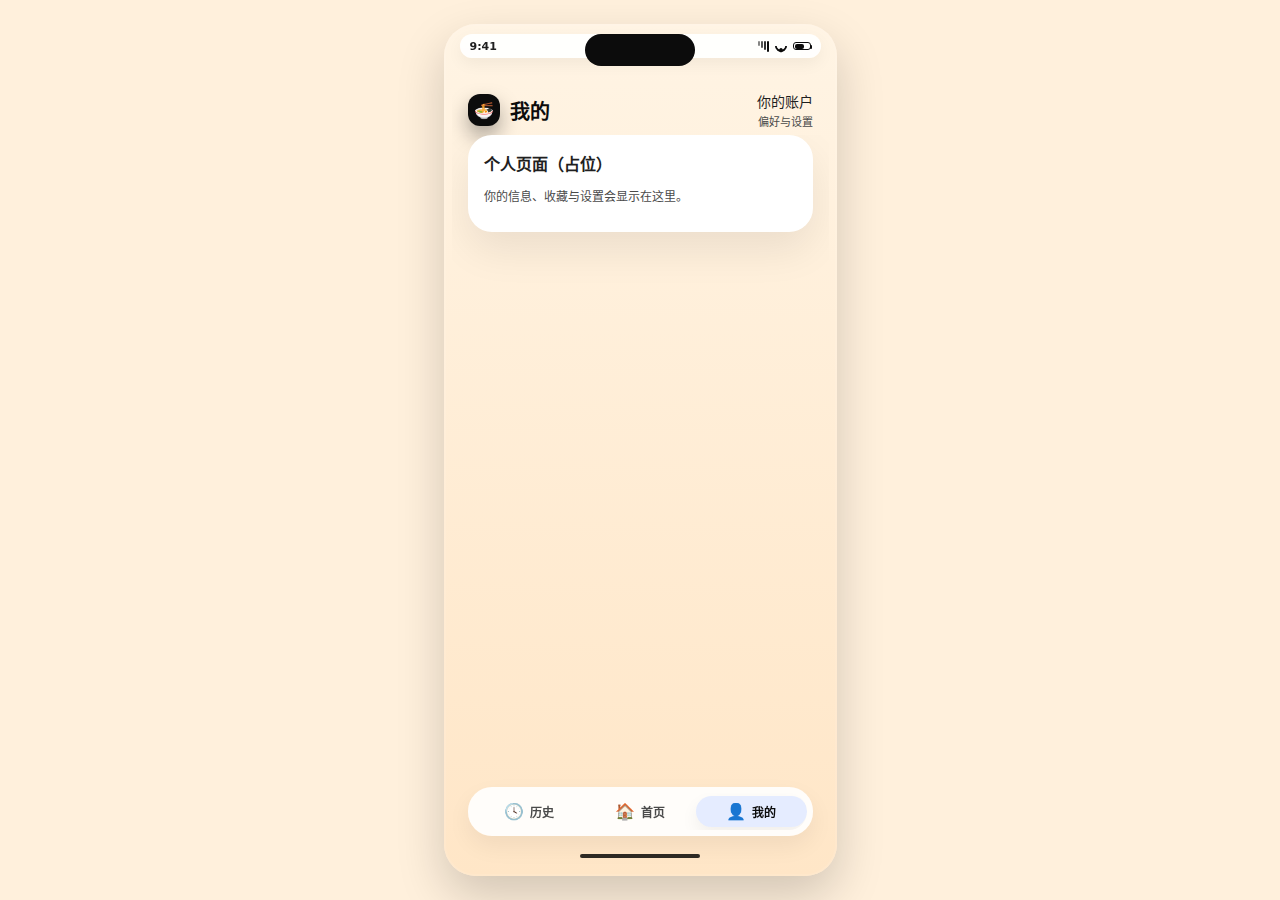
<file: iphone-ui-demo/profile.html>
<!DOCTYPE html>
<html lang="zh-CN">
<head>
  <meta charset="UTF-8" />
  <title>Blurrr Eat · 我的</title>
  <meta name="viewport" content="width=device-width, initial-scale=1, maximum-scale=1" />
  <link rel="stylesheet" href="styles.css" />
</head>
<body data-page="profile">
  <div class="page">
    <div class="phone">
      <div class="notch"></div>
      <div class="status-bar" aria-hidden="true">
        <div class="status-time">9:41</div>
        <div class="status-right">
          <div class="status-signal">
            <span></span><span></span><span></span><span></span>
          </div>
          <div class="status-wifi"></div>
          <div class="status-battery">
            <div class="status-battery-fill"></div>
          </div>
        </div>
      </div>

      <div class="phone-inner">
        <header class="top-app-bar">
          <div class="brand">
            <div class="brand-mark" aria-hidden="true">🍜</div>
            <div class="brand-name page-title">我的</div>
          </div>
          <div class="context-status">
            <div class="context-main body-text">你的账户</div>
            <div class="context-sub body-secondary">偏好与设置</div>
          </div>
        </header>

        <main class="phone-content">
          <section class="card">
            <div class="card-title">个人页面（占位）</div>
            <p class="body-secondary">你的信息、收藏与设置会显示在这里。</p>
          </section>
        </main>

        <nav class="bottom-nav" aria-label="底部导航">
          <div class="glass-nav-group">
            <input type="radio" name="bottom-nav" id="nav-history" />
            <label for="nav-history" data-target="history.html">
              <span class="nav-icon">🕓</span>
              <span class="nav-label">历史</span>
            </label>

            <input type="radio" name="bottom-nav" id="nav-home" />
            <label for="nav-home" data-target="index.html">
              <span class="nav-icon">🏠</span>
              <span class="nav-label">首页</span>
            </label>

            <input type="radio" name="bottom-nav" id="nav-profile" checked />
            <label for="nav-profile" data-target="profile.html">
              <span class="nav-icon">👤</span>
              <span class="nav-label">我的</span>
            </label>

            <div class="glass-nav-glider"></div>
          </div>
        </nav>
        <div class="home-indicator"></div>
      </div>
    </div>
  </div>

  <script src="main.js"></script>
</body>
</html>
</file>
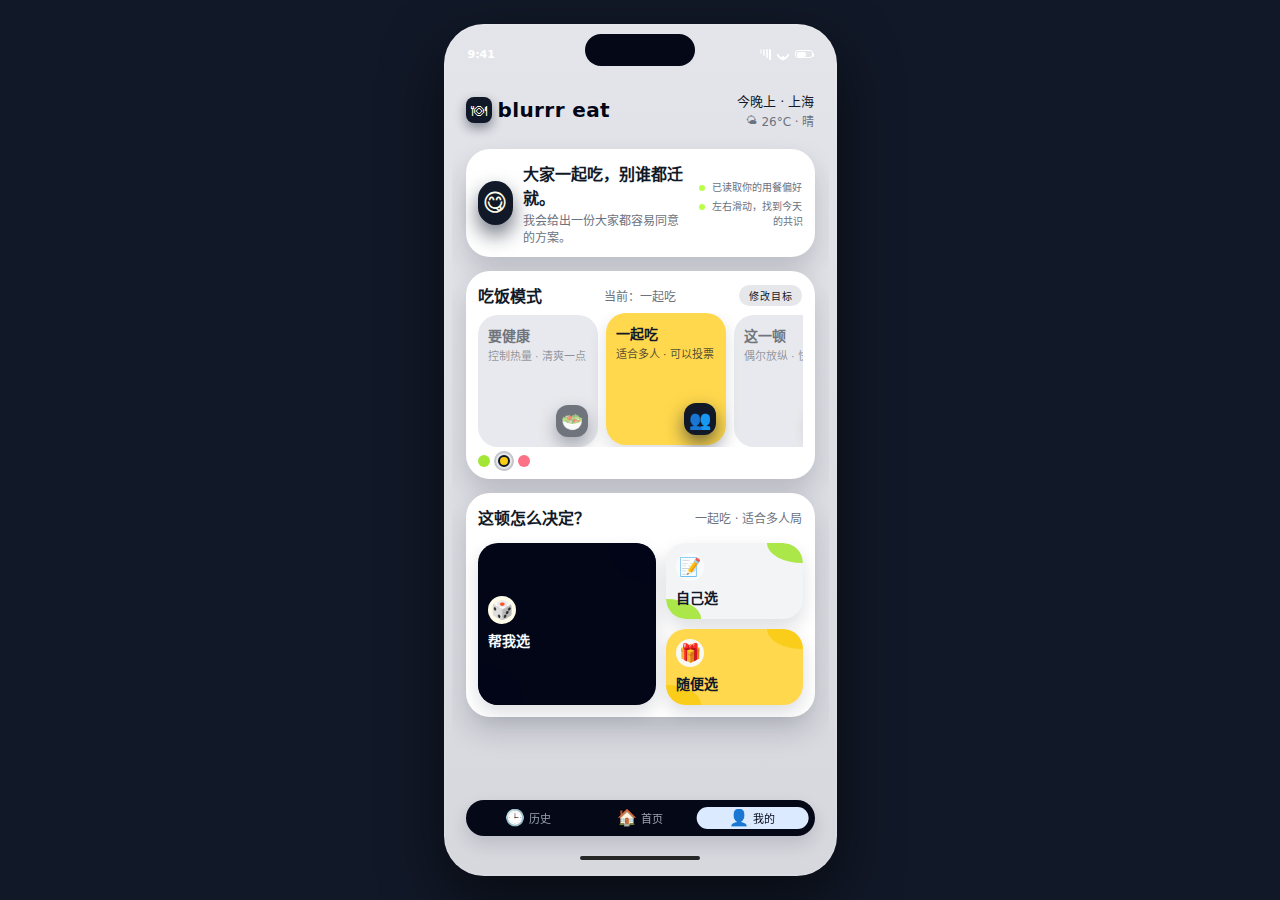
<file: test/testindex.html>
<!DOCTYPE html>
<html lang="zh-CN">
<head>
  <meta charset="UTF-8" />
  <title>blurrr eat - Home with Glass Nav (393×852)</title>
  <meta name="viewport" content="width=device-width, initial-scale=1.0" />
  <style>
    :root {
      --phone-width: 393px;
      --phone-height: 852px;
      --safe-top: 59px;

      --space-xxs: 4px;
      --space-xs: 6px;
      --space-sm: 10px;
      --space-md: 14px;
      --space-lg: 18px;

      --bg-page-top: #e4e5ea;
      --bg-page-bottom: #d7d8de;
      --card-bg: #ffffff;

      --primary: #b9ff46;
      --accent-strong: #ffd84d;
      --accent-dark: #050816;

      --text-main: #111827;
      --text-secondary: #6b7280;

      --radius-lg: 24px;
      --radius-md: 18px;
      --radius-sm: 12px;
      --radius-pill: 999px;

      --shadow-strong: 0 14px 28px rgba(15, 23, 42, 0.18);
      --shadow-medium: 0 8px 18px rgba(15, 23, 42, 0.14);
    }

    * {
      box-sizing: border-box;
      margin: 0;
      padding: 0;
    }

    body {
      min-height: 100vh;
      display: flex;
      align-items: center;
      justify-content: center;
      background: #111827;
      font-family: -apple-system, BlinkMacSystemFont, "PingFang SC",
        "Helvetica Neue", system-ui, sans-serif;
      color: var(--text-main);
    }

    .page {
      padding: 24px;
      display: flex;
      justify-content: center;
    }

    /* ===== Typography ===== */
    .page-title {
      font-size: 20px;
      font-weight: 700;
      letter-spacing: 0.02em;
      color: #020617;
    }

    .card-title {
      font-size: 16px;
      font-weight: 600;
      color: #111827;
    }

    .body-text {
      font-size: 13px;
      font-weight: 400;
      color: #111827;
    }

    .body-secondary {
      font-size: 12px;
      font-weight: 400;
      color: var(--text-secondary);
    }

    .tag-text {
      font-size: 10px;
      font-weight: 500;
      letter-spacing: 0.08em;
      text-transform: uppercase;
    }

    /* PHONE FRAME */
    .phone {
      width: var(--phone-width);
      height: var(--phone-height);
      border-radius: 40px;
      background: linear-gradient(180deg, var(--bg-page-top), var(--bg-page-bottom));
      box-shadow: 0 24px 60px rgba(0, 0, 0, 0.55);
      padding: 8px;
      position: relative;
      overflow: hidden;
    }

    .phone::before {
      content: "";
      position: absolute;
      inset: 0;
      border-radius: 40px;
      border: 2px solid rgba(255, 255, 255, 0.08);
      pointer-events: none;
    }

    .notch {
      position: absolute;
      top: 10px;
      left: 50%;
      transform: translateX(-50%);
      width: 110px;
      height: 32px;
      background: #050816;
      border-radius: 999px;
      z-index: 3;
    }

    .phone-inner {
      width: 100%;
      height: 100%;
      border-radius: 32px;
      overflow: hidden;
      position: relative;
      padding-top: var(--safe-top);
    }

    /* ===== iOS TOP STATUS BAR ===== */
    .status-bar {
      position: absolute;
      top: 10px;
      left: 16px;
      right: 16px;
      height: 24px;
      display: flex;
      align-items: center;
      justify-content: space-between;
      font-size: 11px;
      color: #ffffff;
      z-index: 4;
      pointer-events: none;
    }

    .status-time { font-weight: 600; }

    .status-right {
      display: flex;
      align-items: center;
      gap: 6px;
    }

    .status-signal {
      display: flex;
      gap: 1px;
    }

    .status-signal span {
      width: 2px;
      border-radius: 2px;
      background: #ffffff;
    }

    .status-signal span:nth-child(1) { height: 5px; opacity: 0.5; }
    .status-signal span:nth-child(2) { height: 7px; opacity: 0.7; }
    .status-signal span:nth-child(3) { height: 9px; opacity: 0.85; }
    .status-signal span:nth-child(4) { height: 11px; }

    .status-wifi {
      width: 12px;
      height: 12px;
      border-radius: 999px;
      border: 2px solid #ffffff;
      border-top-color: transparent;
      border-left-color: transparent;
      transform: rotate(45deg);
      position: relative;
    }
    .status-wifi::after {
      content: "";
      position: absolute;
      width: 4px;
      height: 4px;
      border-radius: 999px;
      background: #ffffff;
      bottom: -1px;
      right: -1px;
    }

    .status-battery {
      position: relative;
      width: 18px;
      height: 8px;
      border-radius: 3px;
      border: 1.3px solid #ffffff;
      display: flex;
      align-items: center;
      padding: 0 1px;
    }

    .status-battery::after {
      content: "";
      position: absolute;
      right: -2px;
      top: 2px;
      width: 2px;
      height: 4px;
      border-radius: 1px;
      background: #ffffff;
    }

    .status-battery-fill {
      height: 5px;
      width: 70%;
      border-radius: 2px;
      background: #ffffff;
    }

    /* ===== CONTENT ===== */
    .phone-content {
      height: 100%;
      padding: 0 var(--space-md) 100px var(--space-md);
      display: flex;
      flex-direction: column;
      gap: var(--space-md);
      overflow-y: auto;
      overscroll-behavior: contain;
    }

    /* Top app bar */
    .top-app-bar {
      display: flex;
      align-items: center;
      justify-content: space-between;
      margin-bottom: var(--space-xs);
    }

    .brand {
      display: flex;
      align-items: center;
      gap: var(--space-xs);
    }

    .brand-mark {
      width: 26px;
      height: 26px;
      border-radius: 8px;
      background: #111827;
      display: flex;
      align-items: center;
      justify-content: center;
      font-size: 16px;
      color: #fefce8;
      box-shadow: 0 5px 12px rgba(15, 23, 42, 0.45);
    }

    .context-status {
      text-align: right;
      display: flex;
      flex-direction: column;
      gap: 2px;
      font-size: 10px;
    }

    .context-main {
      font-weight: 500;
      color: #111827;
    }

    .context-sub {
      display: flex;
      align-items: center;
      gap: 4px;
      justify-content: flex-end;
      color: var(--text-secondary);
      font-size: 11px;
    }

    /* Base card */
    .card {
      background: var(--card-bg);
      border-radius: var(--radius-lg);
      padding: 12px;
      box-shadow: var(--shadow-strong);
    }

    /* Greeting */
    .greeting-card {
      display: flex;
      align-items: center;
      justify-content: space-between;
      gap: var(--space-sm);
    }

    .greeting-main {
      display: flex;
      align-items: center;
      gap: var(--space-sm);
    }

    .greeting-emoji {
      width: 44px;
      height: 44px;
      border-radius: 22px;
      background: #111827;
      display: flex;
      align-items: center;
      justify-content: center;
      font-size: 24px;
      color: #fefce8;
      box-shadow: 0 10px 20px rgba(15, 23, 42, 0.6);
    }

    .greeting-texts {
      display: flex;
      flex-direction: column;
      gap: 2px;
    }

    .greeting-tags {
      display: flex;
      flex-direction: column;
      gap: 4px;
      text-align: right;
    }

    .greeting-tag-line {
      font-size: 10px;
      color: var(--text-secondary);
    }

    .greeting-tag-dot {
      width: 6px;
      height: 6px;
      border-radius: 999px;
      background: var(--primary);
      display: inline-block;
      margin-right: 4px;
    }

    /* Mode cover */
    .mode-cover-card {
      display: flex;
      flex-direction: column;
      gap: var(--space-xs);
    }

    .card-header-row {
      display: flex;
      align-items: center;
      justify-content: space-between;
      gap: var(--space-xs);
    }

    .card-mini-btn {
      border: none;
      border-radius: var(--radius-pill);
      padding: 3px 10px;
      background: #e5e7eb;
      color: #111827;
      cursor: pointer;
    }

    .mode-carousel {
      display: flex;
      gap: 8px;
      overflow-x: auto;
      padding-bottom: 2px;
      scrollbar-width: none;
    }
    .mode-carousel::-webkit-scrollbar { display: none; }

    .mode-card-item {
      flex: 0 0 120px;
      height: 132px;
      border-radius: 20px;
      background: #dadce3;
      padding: 10px;
      display: flex;
      flex-direction: column;
      justify-content: space-between;
      opacity: 0.6;
      transform: translateY(2px);
      transition: all 0.16s ease;
      cursor: pointer;
    }

    .mode-card-item.active {
      opacity: 1;
      transform: translateY(0);
      background: var(--accent-strong);
      box-shadow: var(--shadow-medium);
    }

    .mode-title {
      font-size: 14px;
      font-weight: 600;
      color: #111827;
    }

    .mode-sub {
      font-size: 11px;
      font-weight: 400;
      color: rgba(15, 23, 42, 0.75);
      margin-top: 2px;
    }

    .mode-icon {
      width: 32px;
      height: 32px;
      border-radius: 12px;
      background: #111827;
      color: #fefce8;
      display: flex;
      align-items: center;
      justify-content: center;
      font-size: 18px;
      align-self: flex-end;
      box-shadow: 0 8px 18px rgba(15, 23, 42, 0.6);
    }

    .mode-dot-row {
      display: flex;
      gap: 8px;
      align-items: center;
      justify-content: flex-start;
      margin-top: 2px;
    }

    .mode-dot {
      width: 12px;
      height: 12px;
      border-radius: 999px;
      border: 2px solid transparent;
      cursor: pointer;
      background: #c4c6d0;
    }

    .mode-dot[data-mode="healthy"] { background: #a3e635; }
    .mode-dot[data-mode="together"] { background: #facc15; }
    .mode-dot[data-mode="now"] { background: #fb7185; }

    .mode-dot.active {
      box-shadow: 0 0 0 2px #e5e7eb, 0 0 0 4px rgba(15, 23, 42, 0.25);
      border-color: #111827;
    }

    /* ===== 功能区：左一大 + 右两小 + hover 动效 ===== */
    .actions-panel {
      display: flex;
      flex-direction: column;
      gap: var(--space-sm);
    }

    .actions-header-row {
      display: flex;
      align-items: center;
      justify-content: space-between;
      gap: var(--space-xs);
    }

    .actions-layout {
      display: grid;
      grid-template-columns: 1.3fr 1fr;
      gap: var(--space-sm);
      margin-top: 4px;
    }

    .action-tile {
      position: relative;
      border: none;
      border-radius: 20px;
      padding: 10px;
      background: #e4e5ea;
      cursor: pointer;
      text-align: left;
      box-shadow: var(--shadow-medium);
      overflow: hidden;
      --hover-color: mediumturquoise;
      color: #0f172a;
    }

    .action-tile.primary {
      background: #020617;
      color: #f9fafb;
      --hover-color: #020617;
    }

    .action-tile.manual {
      background: #f3f4f6;
      --hover-color: #a3e635;
    }

    .action-tile.random {
      background: var(--accent-strong);
      --hover-color: #facc15;
    }

    /* 角落扩散 hover 动效 */
    .action-tile::before,
    .action-tile::after {
      position: absolute;
      content: "";
      width: 26%;
      height: 26%;
      display: flex;
      align-items: center;
      justify-content: center;
      background-color: var(--hover-color);
      transition: all 0.5s;
      opacity: 0.9;
      pointer-events: none;
    }

    .action-tile::before {
      top: 0;
      right: 0;
      border-radius: 0 20px 0 100%;
    }

    .action-tile::after {
      bottom: 0;
      left: 0;
      border-radius: 0 100% 0 20px;
    }

    .action-tile:hover::before,
    .action-tile:hover::after {
      width: 110%;
      height: 110%;
      border-radius: 20px;
    }

    /* 前后两层内容 */
    .action-front,
    .action-back {
      position: relative;
      z-index: 1;
      display: flex;
      flex-direction: column;
      justify-content: center;
      align-items: flex-start;
      height: 100%;
      transition: opacity 0.35s ease, transform 0.35s ease;
    }

    .action-front {
      opacity: 1;
      transform: translateY(0);
    }

    .action-back {
      position: absolute;
      inset: 0;
      padding: 10px;
      opacity: 0;
      transform: translateY(8px);
      color: #053240;
    }

    .action-tile.primary .action-back {
      color: #fefce8;
    }

    .action-tile:hover .action-front {
      opacity: 0;
      transform: translateY(-8px);
    }

    .action-tile:hover .action-back {
      opacity: 1;
      transform: translateY(0);
    }

    .action-icon-circle {
      width: 28px;
      height: 28px;
      border-radius: var(--radius-pill);
      background: rgba(249, 250, 251, 0.96);
      display: flex;
      align-items: center;
      justify-content: center;
      font-size: 18px;
      margin-bottom: 6px;
    }

    .action-tile.primary .action-icon-circle {
      background: #fefce8;
      color: #020617;
    }

    .action-title {
      font-size: 14px;
      font-weight: 600;
      margin-bottom: 2px;
    }

    .action-desc {
      font-size: 11px;
      font-weight: 500;
      line-height: 1.5;
    }

    /* ===== 底部导航：尺寸与截图一致，整体深色大 pill ===== */
    .bottom-nav {
      position: absolute;
      left: var(--space-md);
      right: var(--space-md);
      bottom: 32px;
      padding: 4px 6px;
      border-radius: 24px;
      background: #050816;
      display: flex;
      justify-content: center;
      align-items: stretch;
      box-shadow: var(--shadow-medium); /* 轻微阴影，无发光 */
      backdrop-filter: blur(16px);
      z-index: 2;
    }

    /* 玻璃导航组占满底栏内部 */
    .glass-nav-group {
      --bg: transparent;
      --text: #9ca3af;

      position: relative;
      display: flex;
      width: 100%;
      background: var(--bg);
      border-radius: 18px;
      overflow: hidden;
      box-shadow: none;
    }

    .glass-nav-group input {
      display: none;
    }

    .glass-nav-group label {
      flex: 1;
      display: flex;
      align-items: center;
      justify-content: center;
      gap: 4px;
      min-width: 0;
      padding: 6px 0;
      cursor: pointer;
      position: relative;
      z-index: 2;
      color: var(--text);
      transition: color 0.25s ease-in-out, transform 0.25s ease-in-out;
    }

    .glass-nav-group label:hover {
      color: #e5e7eb;
      transform: translateY(-1px);
    }

    .glass-nav-group .nav-icon {
      font-size: 16px;
      line-height: 1;
    }

    .glass-nav-group .nav-label {
      font-size: 11px;
      font-weight: 500;
    }

    .glass-nav-group input:checked + label {
      color: #020617;
    }

    .glass-nav-glider {
      position: absolute;
      top: 3px;
      bottom: 3px;
      width: calc(100% / 3);
      border-radius: 16px;
      z-index: 1;
      transition:
        transform 0.45s cubic-bezier(0.37, 1.95, 0.66, 0.56),
        background 0.25s ease-in-out;
      box-shadow: none;
    }

    /* 历史 */
    #nav-history:checked ~ .glass-nav-glider {
      transform: translateX(0%);
      background: #e5e7eb;
    }

    /* 首页（品牌绿一点点） */
    #nav-home:checked ~ .glass-nav-glider {
      transform: translateX(100%);
      background: linear-gradient(135deg, #f9fafb, #b9ff46);
    }

    /* 我的（冷蓝） */
    #nav-profile:checked ~ .glass-nav-glider {
      transform: translateX(200%);
      background: #dbeafe;
    }

    .home-indicator {
      position: absolute;
      left: 50%;
      transform: translateX(-50%);
      bottom: 8px;
      width: 120px;
      height: 4px;
      border-radius: 999px;
      background: rgba(0, 0, 0, 0.82);
      z-index: 1;
    }
  </style>
</head>
<body>
  <div class="page">
    <div class="phone">
      <div class="notch"></div>
      <div class="phone-inner">
        <!-- iOS 状态栏 -->
        <div class="status-bar">
          <div class="status-time">9:41</div>
          <div class="status-right">
            <div class="status-signal">
              <span></span><span></span><span></span><span></span>
            </div>
            <div class="status-wifi"></div>
            <div class="status-battery">
              <div class="status-battery-fill"></div>
            </div>
          </div>
        </div>

        <div class="phone-content">
          <!-- 顶部品牌 -->
          <header class="top-app-bar">
            <div class="brand">
              <div class="brand-mark">🍽</div>
              <div class="brand-name page-title">blurrr eat</div>
            </div>
            <div class="context-status">
              <div class="context-main body-text">今晚上 · 上海</div>
              <div class="context-sub">
                <span>🌤</span>
                <span class="body-secondary">26°C · 晴</span>
              </div>
            </div>
          </header>

          <!-- 问候 -->
          <section class="greeting-card card">
            <div class="greeting-main">
              <div class="greeting-emoji" id="greeting-emoji">😋</div>
              <div class="greeting-texts">
                <div class="greeting-title card-title" id="greeting-title">
                  大家一起吃，别谁都迁就。
                </div>
                <div class="greeting-subtitle body-secondary" id="greeting-subtitle">
                  我会给出一份大家都容易同意的方案。
                </div>
              </div>
            </div>
            <div class="greeting-tags">
              <div class="greeting-tag-line">
                <span class="greeting-tag-dot"></span> 已读取你的用餐偏好
              </div>
              <div class="greeting-tag-line">
                <span class="greeting-tag-dot"></span> 左右滑动，找到今天的共识
              </div>
            </div>
          </section>

          <!-- 模式区：吃饭模式 -->
          <section class="mode-cover-card card">
            <div class="card-header-row">
              <div class="card-title">吃饭模式</div>
              <div class="body-secondary" id="actions-sub">当前：一起吃</div>
              <button class="card-mini-btn tag-text">修改目标</button>
            </div>

            <div class="mode-carousel">
              <div class="mode-card-item" data-mode="healthy">
                <div>
                  <div class="mode-title">要健康</div>
                  <div class="mode-sub">控制热量 · 清爽一点</div>
                </div>
                <div class="mode-icon">🥗</div>
              </div>

              <div class="mode-card-item active" data-mode="together">
                <div>
                  <div class="mode-title">一起吃</div>
                  <div class="mode-sub">适合多人 · 可以投票</div>
                </div>
                <div class="mode-icon">👥</div>
              </div>

              <div class="mode-card-item" data-mode="now">
                <div>
                  <div class="mode-title">这一顿</div>
                  <div class="mode-sub">偶尔放纵 · 快乐优先</div>
                </div>
                <div class="mode-icon">🍜</div>
              </div>
            </div>

            <div class="mode-dot-row">
              <button class="mode-dot" data-mode="healthy"></button>
              <button class="mode-dot active" data-mode="together"></button>
              <button class="mode-dot" data-mode="now"></button>
            </div>
          </section>

          <!-- 功能分区：一大两小 + hover 动效 -->
          <section class="actions-panel card">
            <div class="actions-header-row">
              <div class="card-title">这顿怎么决定？</div>
              <div class="body-secondary" id="mode-label">一起吃 · 适合多人局</div>
            </div>

            <div class="actions-layout">
              <!-- 左侧大卡：帮我选 -->
              <button class="action-tile primary">
                <div class="action-front">
                  <div class="action-icon-circle">🎲</div>
                  <div class="action-title">帮我选</div>
                </div>
                <div class="action-back">
                  <div class="action-title">帮我选</div>
                  <p class="action-desc">
                    你别想了，我来拍板。综合所有人的口味和预算给出方案。
                  </p>
                </div>
              </button>

              <!-- 右侧两张小卡：自己选 / 随便选 -->
              <div style="display:flex;flex-direction:column;gap:var(--space-sm);">
                <button class="action-tile manual">
                  <div class="action-front">
                    <div class="action-icon-circle">📝</div>
                    <div class="action-title">自己选</div>
                  </div>
                  <div class="action-back">
                    <div class="action-title">自己选</div>
                    <p class="action-desc">
                      看清全部选项，按口味、距离、人均价等条件一起筛。
                    </p>
                  </div>
                </button>

                <button class="action-tile random">
                  <div class="action-front">
                    <div class="action-icon-circle">🎁</div>
                    <div class="action-title">随便选</div>
                  </div>
                  <div class="action-back">
                    <div class="action-title">随便选</div>
                    <p class="action-desc">
                      让运气决定今天吃啥，适合大家都「无所谓」的时候。
                    </p>
                  </div>
                </button>
              </div>
            </div>
          </section>
        </div>

        <!-- 底部玻璃态导航 + Home 指示条 -->
        <nav class="bottom-nav">
          <div class="glass-nav-group">
            <!-- 历史 -->
            <input type="radio" name="bottom-nav" id="nav-history" />
            <label for="nav-history">
              <span class="nav-icon">🕒</span>
              <span class="nav-label">历史</span>
            </label>

            <!-- 首页（默认选中） -->
            <input type="radio" name="bottom-nav" id="nav-home" />
            <label for="nav-home">
              <span class="nav-icon">🏠</span>
              <span class="nav-label">首页</span>
            </label>

            <!-- 我的（当前选中，对应截图） -->
            <input type="radio" name="bottom-nav" id="nav-profile" checked />
            <label for="nav-profile">
              <span class="nav-icon">👤</span>
              <span class="nav-label">我的</span>
            </label>

            <div class="glass-nav-glider"></div>
          </div>
        </nav>
        <div class="home-indicator"></div>
      </div>
    </div>
  </div>

  <script>
    const modeConfig = {
      healthy: {
        label: "健康模式 · 推荐更清爽",
        emoji: "🥗",
        title: "想吃好，也要吃得轻一点。",
        subtitle: "多推轻油、少炸，偶尔也能有点满足感。"
      },
      together: {
        label: "一起吃 · 适合多人局",
        emoji: "👥",
        title: "大家一起吃，别谁都迁就。",
        subtitle: "我会给出一份大家都容易同意的方案。"
      },
      now: {
        label: "这一顿 · 快乐优先",
        emoji: "😋",
        title: "偶尔放纵一下也没关系。",
        subtitle: "今天就按开心来选，别太计较热量。"
      }
    };

    const greetingEmoji = document.getElementById("greeting-emoji");
    const greetingTitle = document.getElementById("greeting-title");
    const greetingSubtitle = document.getElementById("greeting-subtitle");
    const modeLabel = document.getElementById("mode-label");
    const currentModeLabel = document.getElementById("actions-sub");

    function setMode(mode) {
      const cfg = modeConfig[mode];
      if (!cfg) return;

      document
        .querySelectorAll(".mode-card-item")
        .forEach(card =>
          card.classList.toggle("active", card.dataset.mode === mode)
        );

      document
        .querySelectorAll(".mode-dot")
        .forEach(dot =>
          dot.classList.toggle("active", dot.dataset.mode === mode)
        );

      greetingEmoji.textContent = cfg.emoji;
      greetingTitle.textContent = cfg.title;
      greetingSubtitle.textContent = cfg.subtitle;
      modeLabel.textContent = cfg.label;
      currentModeLabel.textContent = "当前：" + cfg.label.split("·")[0];
    }

    document.querySelectorAll(".mode-card-item").forEach(card => {
      card.addEventListener("click", () => setMode(card.dataset.mode));
    });

    document.querySelectorAll(".mode-dot").forEach(dot => {
      dot.addEventListener("click", () => setMode(dot.dataset.mode));
    });
  </script>
</body>
</html>
</file>
<file: iphone-ui-demo/styles.css>
/* Blurrr-style home built from design-specification.md */
:root {
  --phone-width: 393px;
  --phone-height: 852px;
  --safe-top: 59px;
  --safe-bottom: 34px;

  --space-xxs: 4px;
  --space-xs: 6px;
  --space-sm: 10px;
  --space-md: 12px;
  --space-lg: 16px;
  --space-xl: 20px;

  --bg-top: #fff4e4;
  --bg-bottom: #ffe6c7;
  --card-bg: #ffffff;

  --primary: #ff6b00;
  --primary-dark: #e85a00;
  --accent-green: #38b24a;
  --accent-yellow: #ffc247;
  --accent-red: #e63b2e;

  --text-main: #1f1f1f;
  --text-secondary: #4a4a4a;

  --radius-lg: 24px;
  --radius-md: 18px;
  --radius-sm: 12px;
  --radius-pill: 999px;

  --shadow-strong: 0 18px 40px rgba(0, 0, 0, 0.08);
  --shadow-medium: 0 10px 24px rgba(0, 0, 0, 0.06);
}

*,
*::before,
*::after {
  box-sizing: border-box;
}

body {
  margin: 0;
  min-height: 100vh;
  display: flex;
  align-items: center;
  justify-content: center;
  background: #fff0dc;
  font-family: -apple-system, BlinkMacSystemFont, "PingFang SC", "Helvetica Neue", system-ui, sans-serif;
  color: var(--text-main);
}

.page {
  padding: 24px;
  display: flex;
  justify-content: center;
  width: 100%;
}

.phone {
  position: relative;
  width: var(--phone-width);
  height: var(--phone-height);
  border-radius: 32px;
  background: linear-gradient(180deg, var(--bg-top), var(--bg-bottom));
  box-shadow: 0 20px 48px rgba(0, 0, 0, 0.18);
  padding: 8px;
  overflow: hidden;
}

.phone::before {
  content: "";
  position: absolute;
  inset: 0;
  border-radius: 32px;
  border: 2px solid rgba(255, 255, 255, 0.08);
  pointer-events: none;
}

.notch {
  position: absolute;
  top: 10px;
  left: 50%;
  transform: translateX(-50%);
  width: 110px;
  height: 32px;
  background: #0c0c0c;
  border-radius: 999px;
  z-index: 3;
}

.phone-inner {
  position: relative;
  width: 100%;
  height: 100%;
  border-radius: 28px;
  overflow: hidden;
  padding-top: var(--safe-top);
  padding-bottom: var(--safe-bottom);
}

.status-bar {
  position: absolute;
  top: 10px;
  left: 16px;
  right: 16px;
  height: 24px;
  display: flex;
  align-items: center;
  justify-content: space-between;
  font-size: 11px;
  color: var(--text-main);
  background: rgba(255, 255, 255, 0.92);
  backdrop-filter: blur(8px);
  border-radius: 14px;
  padding: 4px 10px;
  box-shadow: 0 6px 16px rgba(0, 0, 0, 0.05);
  z-index: 2;
  pointer-events: none;
}

.status-time {
  font-weight: 600;
}

.status-right {
  display: flex;
  align-items: center;
  gap: 6px;
}

.status-signal {
  display: flex;
  gap: 1px;
}

.status-signal span {
  width: 2px;
  border-radius: 2px;
  background: #0c0c0c;
}

.status-signal span:nth-child(1) { height: 5px; opacity: 0.5; }
.status-signal span:nth-child(2) { height: 7px; opacity: 0.7; }
.status-signal span:nth-child(3) { height: 9px; opacity: 0.85; }
.status-signal span:nth-child(4) { height: 11px; }

.status-wifi {
  width: 12px;
  height: 12px;
  border-radius: 999px;
  border: 2px solid #0c0c0c;
  border-top-color: transparent;
  border-left-color: transparent;
  transform: rotate(45deg);
  position: relative;
}
.status-wifi::after {
  content: "";
  position: absolute;
  width: 4px;
  height: 4px;
  border-radius: 999px;
  background: #0c0c0c;
  bottom: -1px;
  right: -1px;
}

.status-battery {
  position: relative;
  width: 18px;
  height: 8px;
  border-radius: 3px;
  border: 1.3px solid #0c0c0c;
  display: flex;
  align-items: center;
  padding: 0 1px;
}

.status-battery::after {
  content: "";
  position: absolute;
  right: -2px;
  top: 2px;
  width: 2px;
  height: 4px;
  border-radius: 1px;
  background: #0c0c0c;
}

.status-battery-fill {
  height: 5px;
  width: 70%;
  border-radius: 2px;
  background: #0c0c0c;
}

.phone-content {
  height: 100%;
  padding: 0 16px 110px;
  display: flex;
  flex-direction: column;
  gap: 16px;
  overflow-y: auto;
  overscroll-behavior: contain;
}

.phone-content::-webkit-scrollbar {
  width: 0;
  height: 0;
}

/* Typography */
.page-title {
  font-size: 20px;
  font-weight: 700;
  letter-spacing: 0.02em;
  color: #0c0c0c;
}

.card-title {
  font-size: 16px;
  font-weight: 600;
  color: var(--text-main);
}

.body-text {
  font-size: 14px;
  font-weight: 400;
  color: var(--text-main);
}

.body-secondary {
  font-size: 12px;
  font-weight: 400;
  color: var(--text-secondary);
}

.tag-text {
  font-size: 10px;
  font-weight: 600;
  letter-spacing: 0.08em;
  text-transform: uppercase;
}

/* Top bar */
.top-app-bar {
  display: flex;
  align-items: center;
  justify-content: space-between;
  padding: 0 16px;
  margin-bottom: 6px;
}

.brand {
  display: flex;
  align-items: center;
  gap: var(--space-sm);
}

.brand-mark {
  width: 32px;
  height: 32px;
  border-radius: var(--radius-sm);
  background: #0c0c0c;
  display: flex;
  align-items: center;
  justify-content: center;
  font-size: 16px;
  color: #fff6ec;
  box-shadow: 0 10px 20px rgba(12, 12, 12, 0.35);
}

.context-status {
  text-align: right;
  display: flex;
  flex-direction: column;
  gap: 2px;
  font-size: 10px;
}

.context-main {
  font-weight: 500;
  color: var(--text-main);
}

.context-sub {
  display: flex;
  align-items: center;
  gap: 4px;
  justify-content: flex-end;
  color: var(--text-secondary);
  font-size: 11px;
}

/* Card */
.card {
  background: var(--card-bg);
  border-radius: var(--radius-lg);
  padding: 16px;
  box-shadow: var(--shadow-strong);
}

/* Greeting */
.greeting-card {
  display: flex;
  align-items: center;
  justify-content: space-between;
  gap: var(--space-sm);
}

.greeting-main {
  display: flex;
  align-items: center;
  gap: var(--space-sm);
}

.greeting-emoji {
  width: 44px;
  height: 44px;
  border-radius: 22px;
  background: #0c0c0c;
  display: flex;
  align-items: center;
  justify-content: center;
  font-size: 24px;
  color: #ffefe2;
  box-shadow: 0 10px 20px rgba(12, 12, 12, 0.35);
}

.greeting-texts {
  display: flex;
  flex-direction: column;
  gap: 4px;
}

.greeting-title {
  font-size: 16px;
  font-weight: 600;
  line-height: 22px;
}

.greeting-tags {
  display: flex;
  flex-direction: column;
  gap: 6px;
  text-align: right;
}

.greeting-tag-line {
  font-size: 11px;
  color: var(--text-secondary);
}

.greeting-tag-dot {
  width: 6px;
  height: 6px;
  border-radius: 999px;
  background: var(--primary);
  display: inline-block;
  margin-right: 4px;
}

/* Mode card */
.mode-card {
  display: flex;
  flex-direction: column;
  gap: var(--space-sm);
}

.card-header-row {
  display: flex;
  align-items: center;
  justify-content: space-between;
  gap: var(--space-xs);
}

.card-mini-btn {
  border: none;
  border-radius: var(--radius-pill);
  padding: 6px 10px;
  background: #f7f7f7;
  color: var(--text-main);
  cursor: pointer;
}

.mode-carousel {
  display: flex;
  gap: 10px;
  overflow-x: auto;
  padding-bottom: 2px;
  scrollbar-width: none;
}
.mode-carousel::-webkit-scrollbar { display: none; }

.mode-card-item {
  flex: 0 0 120px;
  height: 132px;
  border-radius: 20px;
  background: #f7f7f7;
  padding: 10px;
  display: flex;
  flex-direction: column;
  justify-content: space-between;
  opacity: 0.8;
  transform: translateY(2px);
  transition: all 0.16s ease;
  cursor: pointer;
  box-shadow: var(--shadow-medium);
}

.mode-card-item.active {
  opacity: 1;
  transform: translateY(0);
  background: linear-gradient(135deg, var(--primary), var(--primary-dark));
  color: #0c0c0c;
}

.mode-title {
  font-size: 14px;
  font-weight: 600;
  color: inherit;
}

.mode-sub {
  font-size: 11px;
  font-weight: 500;
  color: rgba(12, 12, 12, 0.75);
  margin-top: 2px;
}

.mode-card-item.active .mode-sub {
  color: rgba(12, 12, 12, 0.9);
}

.mode-icon {
  width: 32px;
  height: 32px;
  border-radius: var(--radius-sm);
  background: #0c0c0c;
  color: #fff6ec;
  display: flex;
  align-items: center;
  justify-content: center;
  font-size: 18px;
  align-self: flex-end;
  box-shadow: 0 8px 18px rgba(12, 12, 12, 0.35);
}

.mode-card-item.active .mode-icon {
  background: rgba(255, 255, 255, 0.82);
  color: #0c0c0c;
}

.mode-dot-row {
  display: flex;
  gap: 10px;
  align-items: center;
  justify-content: flex-start;
}

.mode-dot {
  width: 12px;
  height: 12px;
  border-radius: 999px;
  border: 2px solid transparent;
  cursor: pointer;
  background: #cfd4df;
  transition: box-shadow 0.2s ease, transform 0.2s ease;
}

.mode-dot[data-mode="healthy"] { background: var(--accent-green); }
.mode-dot[data-mode="together"] { background: var(--primary); }
.mode-dot[data-mode="now"] { background: var(--accent-yellow); }

.mode-dot.active {
  box-shadow: 0 0 0 2px #e5e7eb, 0 0 0 4px rgba(12, 12, 12, 0.18);
  border-color: #0c0c0c;
  transform: translateY(-1px);
}

/* Actions */
.actions-panel {
  display: flex;
  flex-direction: column;
  gap: var(--space-sm);
}

.actions-header-row {
  display: flex;
  align-items: center;
  justify-content: space-between;
  gap: var(--space-xs);
}

.actions-layout {
  display: grid;
  grid-template-columns: 1.3fr 1fr;
  gap: var(--space-sm);
}

.action-tile {
  position: relative;
  border: none;
  border-radius: 20px;
  padding: 12px;
  background: #f1e6d9;
  cursor: pointer;
  text-align: left;
  box-shadow: var(--shadow-medium);
  overflow: hidden;
  color: #0c0c0c;
  transition: transform 0.2s ease, box-shadow 0.2s ease, filter 0.2s ease;
}

.action-tile.primary,
.action-tile.manual,
.action-tile.random {
  background: #f1e6d9;
}

.action-tile:active {
  transform: translateY(1px);
  box-shadow: 0 8px 18px rgba(0, 0, 0, 0.08);
  filter: brightness(0.98);
}

.action-front,
.action-back {
  position: relative;
  z-index: 1;
  display: flex;
  flex-direction: column;
  justify-content: center;
  align-items: flex-start;
  min-height: 80px;
  transition: opacity 0.3s ease, transform 0.3s ease;
}

.action-back {
  position: absolute;
  inset: 0;
  padding: 12px;
  opacity: 0;
  transform: translateY(8px);
}

.action-tile:focus-visible {
  outline: 2px solid #0c0c0c;
  outline-offset: 2px;
}

.action-tile:hover,
.action-tile:focus-visible {
  background: var(--primary-dark);
  color: #ffffff;
}

.action-tile:hover .action-icon-circle,
.action-tile:focus-visible .action-icon-circle {
  background: rgba(255, 255, 255, 0.9);
  color: #0c0c0c;
}

.action-tile:hover .action-front,
.action-tile:focus-visible .action-front {
  opacity: 0;
  transform: translateY(-6px);
}

.action-tile:hover .action-back,
.action-tile:focus-visible .action-back {
  opacity: 1;
  transform: translateY(0);
}

.action-icon-circle {
  width: 28px;
  height: 28px;
  border-radius: var(--radius-pill);
  background: rgba(249, 250, 251, 0.92);
  display: flex;
  align-items: center;
  justify-content: center;
  font-size: 18px;
  margin-bottom: 6px;
}

.action-title {
  font-size: 14px;
  font-weight: 600;
  margin-bottom: 2px;
}

.action-desc {
  font-size: 11px;
  font-weight: 500;
  line-height: 1.5;
}

.action-column {
  display: flex;
  flex-direction: column;
  gap: var(--space-sm);
}

/* Action detail sheet */
.sheet-overlay {
  position: absolute;
  inset: 0;
  display: flex;
  align-items: flex-end;
  justify-content: center;
  padding: 0 12px 16px;
  background: rgba(0, 0, 0, 0.35);
  opacity: 0;
  pointer-events: none;
  transition: opacity 0.25s ease;
  z-index: 4;
}

.sheet-overlay.open {
  opacity: 1;
  pointer-events: auto;
}

.action-detail-sheet {
  width: 100%;
  height: 80%;
  background: #ffffff;
  border-radius: 22px 22px 18px 18px;
  box-shadow: 0 18px 36px rgba(0, 0, 0, 0.22);
  border: 1px solid rgba(0, 0, 0, 0.05);
  display: flex;
  flex-direction: column;
  gap: 12px;
  padding: 14px 14px 18px;
  transform: translateY(12px);
  transition: transform 0.25s ease;
  overflow-y: auto;
}

.sheet-overlay.open .action-detail-sheet {
  transform: translateY(0);
}

.detail-header {
  display: flex;
  align-items: center;
  justify-content: space-between;
  gap: 10px;
}

.detail-bar {
  align-self: center;
  width: 52px;
  height: 5px;
  border-radius: 999px;
  background: #e5e7eb;
}

.detail-tag {
  display: inline-block;
  padding: 6px 10px;
  border-radius: var(--radius-pill);
  background: #fff2e8;
  color: var(--primary-dark);
  letter-spacing: 0.08em;
}

.detail-title {
  font-size: 15px;
  font-weight: 700;
  color: var(--text-main);
}

.detail-desc {
  margin: 0;
  font-size: 13px;
  color: var(--text-secondary);
  line-height: 1.5;
}

/* Assist mock layout (低保真) */
.assist-mock {
  display: none;
  flex-direction: column;
  gap: var(--space-md);
  flex: 1;
  min-height: 0;
}

.assist-mock.show {
  display: flex;
}

.assist-reco-card {
  background: #f7f7f7;
  border-radius: var(--radius-md);
  padding: var(--space-md);
  box-shadow: inset 0 0 0 1px rgba(0, 0, 0, 0.03);
}

.assist-reco-title {
  font-size: 13px;
  font-weight: 700;
  margin-bottom: var(--space-xs);
  color: var(--text-main);
}

.assist-reco-desc {
  margin: 0;
  font-size: 12px;
  line-height: 1.5;
  color: var(--text-secondary);
}

.assist-slider {
  overflow: hidden;
  width: 100%;
  min-height: 260px;
}

.assist-track {
  display: flex;
  width: 100%;
  transition: transform 0.25s ease;
}

.assist-slide {
  flex: 0 0 100%;
  padding: 4px 0;
}

.assist-card {
  background: #f7f7f7;
  border-radius: 18px;
  overflow: hidden;
  box-shadow: inset 0 0 0 1px rgba(0, 0, 0, 0.04);
}

.assist-img {
  width: 100%;
  height: 220px;
  background-size: cover;
  background-position: center;
}

.assist-meta {
  padding: 10px 12px 12px;
  display: flex;
  flex-direction: column;
  gap: 6px;
}

.assist-dish {
  font-size: 13px;
  font-weight: 700;
  color: var(--text-main);
}

.assist-stats {
  display: flex;
  gap: 8px;
  align-items: center;
  flex-wrap: nowrap;
  white-space: nowrap;
  overflow-x: auto;
  -webkit-overflow-scrolling: touch;
}

.assist-stat {
  display: inline-flex;
  align-items: center;
  gap: 3px;
  background: #f1f3f6;
  padding: 4px 6px;
  border-radius: var(--radius-pill);
}

.assist-icon {
  font-size: 11px;
  opacity: 0.72;
}

.assist-value {
  font-size: 12px;
  font-weight: 700;
  color: var(--text-main);
}

.assist-unit {
  font-size: 10px;
  color: var(--text-secondary);
  font-weight: 600;
}

.assist-actions-row {
  display: flex;
  gap: 12px;
  margin-top: var(--space-md);
  padding-bottom: var(--space-xs);
}

.assist-pill {
  flex: 1;
  height: 48px;
  border-radius: 999px;
  border: none;
  background: #f7f7f7;
  box-shadow: inset 0 0 0 1px rgba(0, 0, 0, 0.04), var(--shadow-medium);
  display: inline-flex;
  align-items: center;
  justify-content: center;
  gap: 6px;
  font-size: 13px;
  font-weight: 700;
  color: var(--text-main);
  cursor: pointer;
  transition: transform 0.15s ease, box-shadow 0.15s ease, filter 0.15s ease;
}

.assist-pill:active {
  transform: translateY(1px);
  box-shadow: inset 0 0 0 1px rgba(0, 0, 0, 0.06), 0 6px 12px rgba(0, 0, 0, 0.08);
}

.assist-pill-icon {
  font-size: 14px;
}

.assist-fav {
  background: #fff4e4;
  color: var(--primary-dark);
  box-shadow: inset 0 0 0 1px rgba(255, 107, 0, 0.28), 0 10px 20px rgba(255, 107, 0, 0.18);
}

.assist-refresh {
  background: linear-gradient(135deg, var(--primary), var(--primary-dark));
  color: #0c0c0c;
  box-shadow: 0 12px 20px rgba(255, 107, 0, 0.24);
}

.assist-refresh .assist-pill-icon {
  font-size: 16px;
}

.assist-pagination {
  display: flex;
  align-items: center;
  justify-content: center;
  gap: var(--space-sm);
}

.assist-pagination button {
  width: 10px;
  height: 10px;
  border-radius: 999px;
  border: none;
  background: #e5e7eb;
  opacity: 0.85;
  cursor: pointer;
  transition: opacity 0.2s ease, transform 0.2s ease, background 0.2s ease;
}

.assist-pagination button.active {
  background: var(--primary);
  opacity: 1;
  transform: scale(1.08);
}

/* Bottom nav */
.bottom-nav {
  position: absolute;
  left: 16px;
  right: 16px;
  bottom: 32px;
  padding: 6px 6px;
  border-radius: 24px;
  background: rgba(255, 255, 255, 0.9);
  display: flex;
  justify-content: center;
  align-items: stretch;
  box-shadow: var(--shadow-medium);
  backdrop-filter: blur(12px);
  z-index: 2;
}

.glass-nav-group {
  position: relative;
  display: flex;
  width: 100%;
  border-radius: 18px;
  overflow: hidden;
}

.glass-nav-group input {
  display: none;
}

.glass-nav-group label {
  flex: 1;
  display: flex;
  align-items: center;
  justify-content: center;
  gap: 6px;
  min-width: 0;
  padding: 10px 0;
  cursor: pointer;
  position: relative;
  z-index: 2;
  color: var(--text-secondary);
  transition: color 0.25s ease, transform 0.25s ease;
  font-weight: 600;
  font-size: 13px;
}

.glass-nav-group label:hover {
  color: var(--text-main);
  transform: translateY(-1px);
}

.nav-icon {
  font-size: 16px;
  line-height: 1;
}

.nav-label {
  font-size: 12px;
}

.glass-nav-group input:checked + label {
  color: #0c0c0c;
}

.glass-nav-glider {
  position: absolute;
  top: 3px;
  bottom: 3px;
  width: calc(100% / 3);
  border-radius: 16px;
  z-index: 1;
  transition:
    transform 0.45s cubic-bezier(0.37, 1.95, 0.66, 0.56),
    background 0.25s ease-in-out;
  box-shadow: 0 8px 18px rgba(0, 0, 0, 0.06);
}

#nav-history:checked ~ .glass-nav-glider {
  transform: translateX(0%);
  background: #eef1f5;
}

#nav-home:checked ~ .glass-nav-glider {
  transform: translateX(100%);
  background: linear-gradient(135deg, #f9fafb, var(--primary));
}

#nav-profile:checked ~ .glass-nav-glider {
  transform: translateX(200%);
  background: #e5ecff;
}

.home-indicator {
  position: absolute;
  left: 50%;
  transform: translateX(-50%);
  bottom: 10px;
  width: 120px;
  height: 4px;
  border-radius: 999px;
  background: rgba(0, 0, 0, 0.82);
  z-index: 1;
}

/* Preferences preview */
.preferences-preview {
  font-size: 12px;
  color: var(--text-secondary);
  background: #f9fafb;
  border-radius: var(--radius-md);
  padding: 10px 12px;
  line-height: 1.6;
  box-shadow: inset 0 0 0 1px rgba(0, 0, 0, 0.04);
}

/* Modal */
.modal-overlay {
  position: absolute;
  inset: 0;
  background: rgba(12, 12, 12, 0.45);
  backdrop-filter: blur(8px);
  display: flex;
  align-items: flex-end;
  justify-content: center;
  padding: 16px;
  opacity: 0;
  pointer-events: none;
  transition: opacity 0.2s ease;
  z-index: 5;
}

.modal-overlay.open {
  opacity: 1;
  pointer-events: auto;
}

.modal-card {
  width: 100%;
  max-height: calc(100% - 80px);
  background: #ffffff;
  border-radius: 24px;
  box-shadow: 0 18px 36px rgba(0, 0, 0, 0.16);
  padding: 18px 16px 16px;
  display: flex;
  flex-direction: column;
  gap: 14px;
  overflow: hidden;
}

.modal-header {
  display: flex;
  align-items: flex-start;
  justify-content: space-between;
  gap: 12px;
}

.modal-eyebrow {
  color: var(--text-secondary);
}

.modal-title {
  font-size: 18px;
  font-weight: 700;
}

.modal-body {
  overflow-y: auto;
  padding-right: 4px;
  display: flex;
  flex-direction: column;
  gap: 16px;
}

.filter-group {
  display: flex;
  flex-direction: column;
  gap: 10px;
}

.filter-head {
  display: flex;
  align-items: baseline;
  justify-content: space-between;
  gap: 8px;
}

.group-title {
  font-size: 14px;
  font-weight: 700;
  color: var(--text-main);
}

.group-hint {
  font-size: 11px;
  color: var(--text-secondary);
}

.chip-row {
  display: flex;
  flex-wrap: wrap;
  gap: 8px;
}

.filter-chip {
  border: 1px solid #e5e7eb;
  background: #f9fafb;
  color: var(--text-main);
  border-radius: var(--radius-pill);
  padding: 8px 12px;
  font-size: 13px;
  font-weight: 600;
  cursor: pointer;
  transition: all 0.15s ease;
  display: inline-flex;
  align-items: center;
  gap: 6px;
  box-shadow: 0 6px 14px rgba(15, 23, 42, 0.06);
}

.filter-chip:hover,
.filter-chip:focus-visible {
  border-color: var(--primary);
  box-shadow: 0 8px 18px rgba(255, 107, 0, 0.18);
  outline: none;
}

.filter-chip.active {
  background: linear-gradient(135deg, var(--primary), var(--primary-dark));
  color: #0c0c0c;
  border-color: transparent;
  box-shadow: 0 10px 20px rgba(255, 107, 0, 0.26);
}

.color-chip .color-dot {
  width: 12px;
  height: 12px;
  border-radius: 999px;
  box-shadow: 0 0 0 2px #ffffff, 0 4px 10px rgba(0, 0, 0, 0.18);
}

.price-row {
  display: flex;
  flex-direction: column;
  gap: 10px;
}

.price-values {
  display: flex;
  justify-content: space-between;
  align-items: center;
  font-size: 12px;
  color: var(--text-secondary);
  font-weight: 600;
}

.price-current {
  font-size: 16px;
  font-weight: 700;
  color: var(--text-main);
}

input[type="range"] {
  -webkit-appearance: none;
  appearance: none;
  width: 100%;
  height: 6px;
  border-radius: 999px;
  background: linear-gradient(90deg, var(--primary) 0%, var(--primary-dark) 100%);
  outline: none;
}

input[type="range"]::-webkit-slider-thumb {
  -webkit-appearance: none;
  appearance: none;
  width: 20px;
  height: 20px;
  border-radius: 50%;
  background: #0c0c0c;
  border: 2px solid #ffffff;
  box-shadow: 0 6px 14px rgba(0, 0, 0, 0.22);
  cursor: pointer;
}

input[type="range"]::-moz-range-thumb {
  width: 20px;
  height: 20px;
  border-radius: 50%;
  background: #0c0c0c;
  border: 2px solid #ffffff;
  box-shadow: 0 6px 14px rgba(0, 0, 0, 0.22);
  cursor: pointer;
}

.modal-footer {
  padding-top: 4px;
}

.primary-cta {
  width: 100%;
  border: none;
  border-radius: var(--radius-pill);
  padding: 14px 16px;
  background: linear-gradient(135deg, var(--primary), var(--primary-dark));
  color: #0c0c0c;
  font-size: 15px;
  font-weight: 700;
  cursor: pointer;
  box-shadow: 0 12px 20px rgba(255, 107, 0, 0.24);
  transition: transform 0.15s ease, box-shadow 0.15s ease;
}

.primary-cta:active {
  transform: translateY(1px);
  box-shadow: 0 8px 16px rgba(255, 107, 0, 0.2);
}

.icon-btn {
  border: none;
  background: #f4f4f5;
  color: #0c0c0c;
  width: 32px;
  height: 32px;
  border-radius: 10px;
  cursor: pointer;
  display: inline-flex;
  align-items: center;
  justify-content: center;
  font-size: 14px;
  box-shadow: 0 6px 14px rgba(0, 0, 0, 0.08);
}

.icon-btn:hover,
.icon-btn:focus-visible {
  background: #e5e7eb;
  outline: none;
}
</file>
